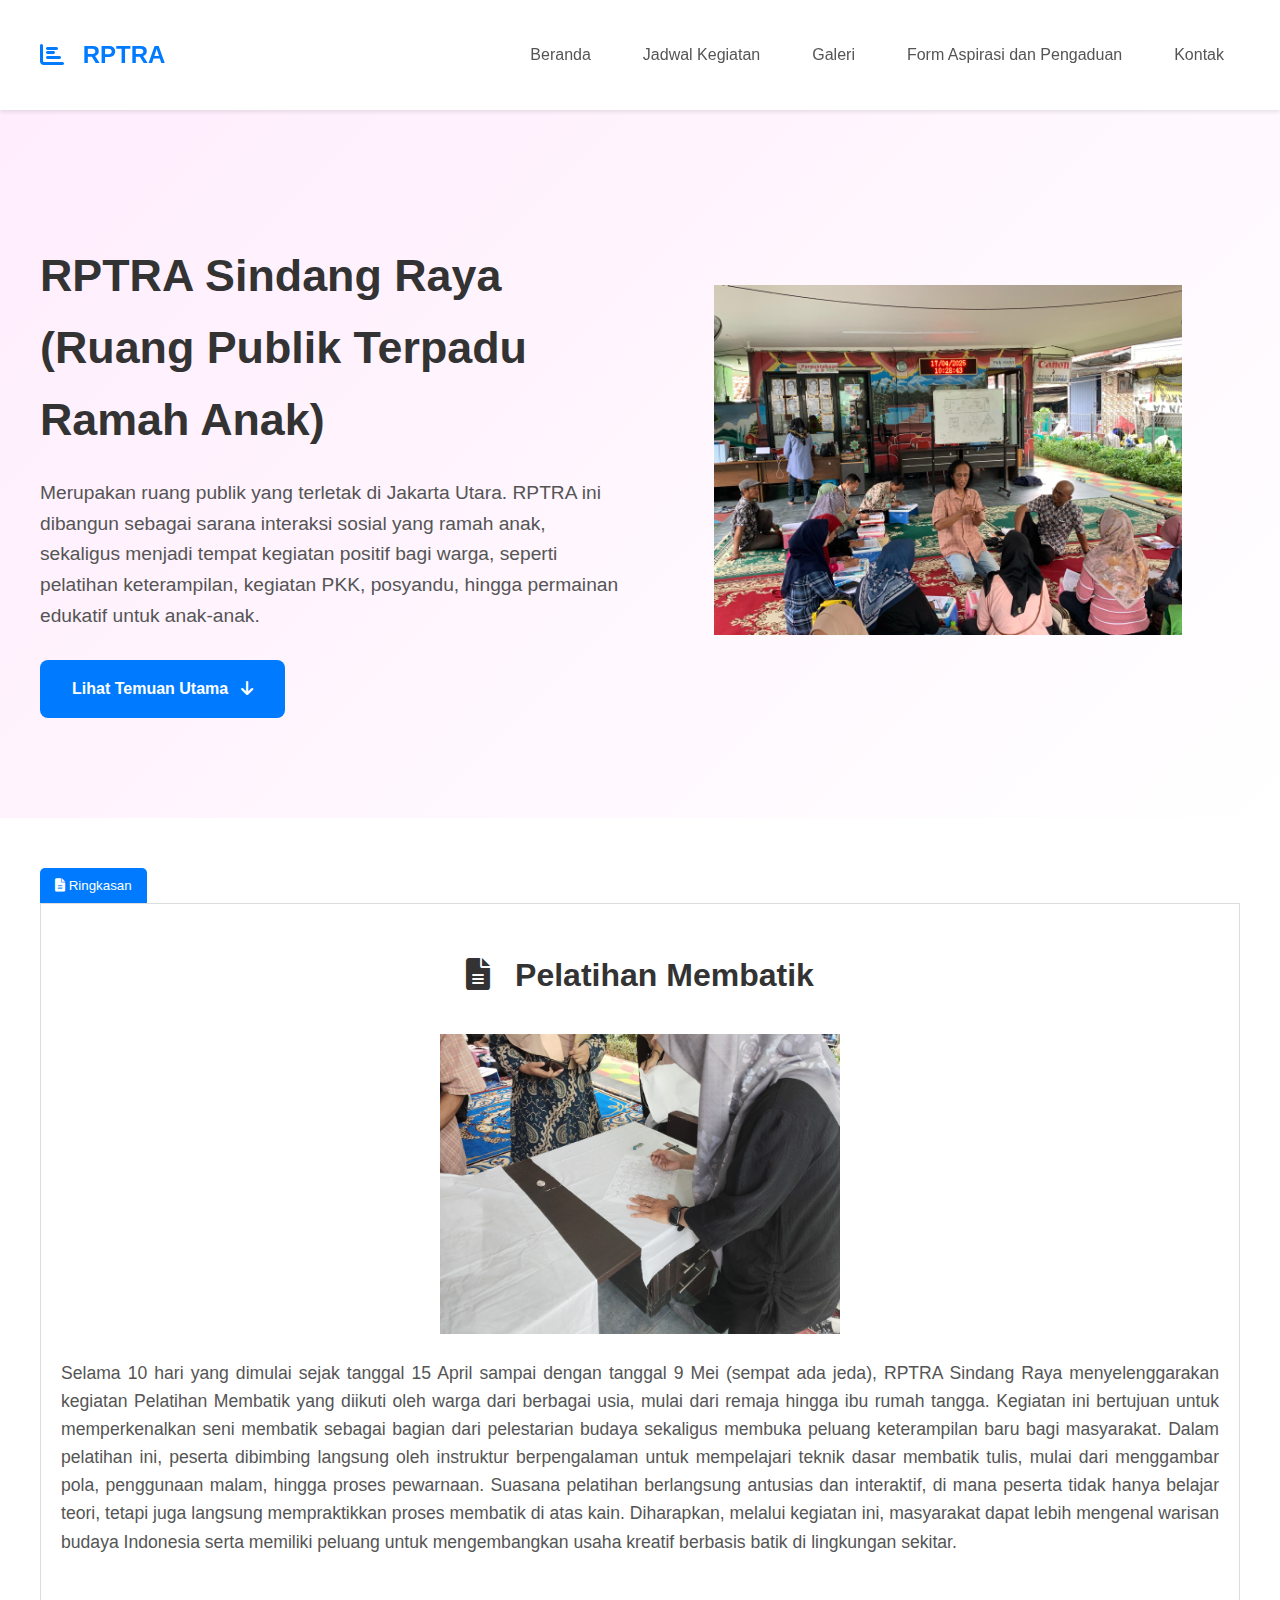
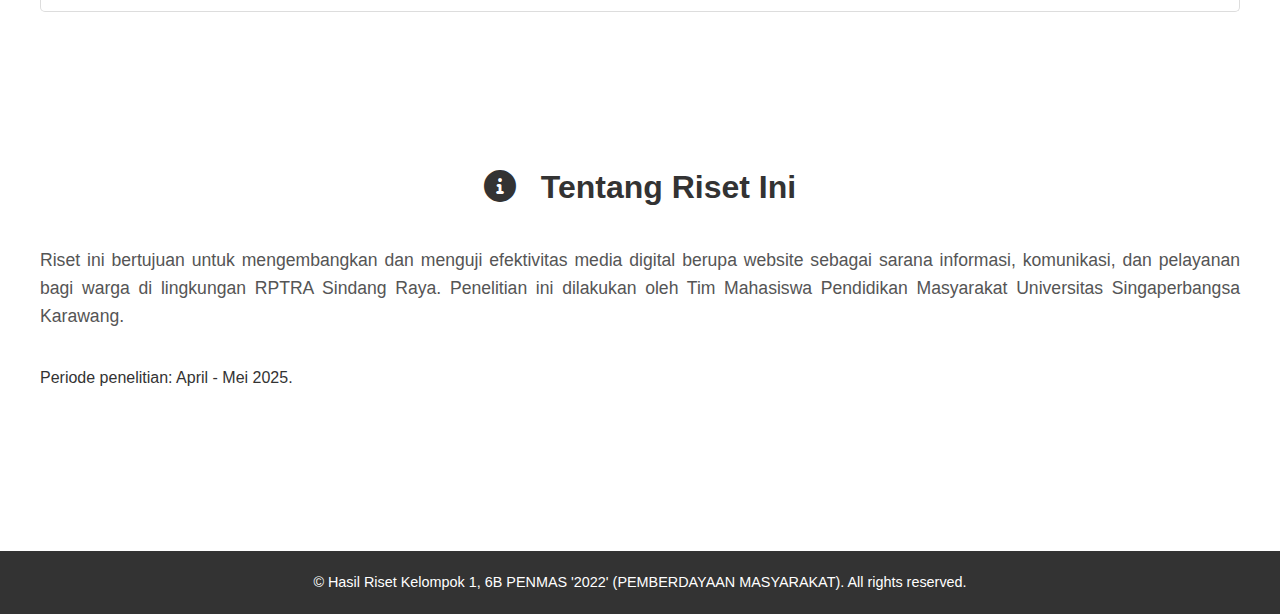
<file: index.html>
<!DOCTYPE html>
<html lang="id">
<head>
    <meta charset="UTF-8">
    <meta name="viewport" content="width=device-width, initial-scale=1.0">
    <title>RPTRA Sindang Raya - Beranda</title>
    <link rel="stylesheet" href="css/style.css">
    <link rel="stylesheet" href="https://cdnjs.cloudflare.com/ajax/libs/font-awesome/6.0.0-beta3/css/all.min.css">
    <style>
        /* Style untuk tab */
        .tab-container {
            margin-bottom: 20px;
        }

        .tab-buttons {
            display: flex;
            border-bottom: 1px solid #ddd;
        }

        .tab-button {
            padding: 10px 15px;
            cursor: pointer;
            border: none;
            background-color: #f9f9f9;
            color: #555;
            border-radius: 5px 5px 0 0;
            margin-right: 5px;
            transition: background-color 0.3s ease, color 0.3s ease;
        }

        .tab-button.active {
            background-color: #007bff;
            color: white;
        }

        .tab-button:hover {
            background-color: #e9ecef;
            color: #007bff;
        }

        .tab-content {
            display: none;
            padding: 20px;
            background-color: #fff;
            border: 1px solid #ddd;
            border-top: none;
            border-radius: 0 0 5px 5px;
        }

        .tab-content.active {
            display: block;
        }
    </style>
</head>
<body>
    <header>
        <div class="container">
            <div class="logo">
                <i class="fas fa-chart-bar"></i> RPTRA
            </div>
            <nav>
                <ul>
                    <li><a href="index.html">Beranda</a></li>
                    <li><a href="jadwal-kegiatan.html">Jadwal Kegiatan</a></li>
                    <li><a href="galeri.html">Galeri</a></li>
                    <li><a href="aspirasi-pengaduan.html">Form Aspirasi dan Pengaduan</a></li>
                    <li><a href="kontak.html">Kontak</a></li>
                </ul>
            </nav>
        </div>
    </header>

    <main>
        <section id="hero">
            <div class="container">
                <div class="hero-content">
                    <h1>RPTRA Sindang Raya (Ruang Publik Terpadu Ramah Anak)</h1>
                    <p>Merupakan ruang publik yang terletak di Jakarta Utara. RPTRA ini dibangun sebagai sarana interaksi sosial yang ramah anak, sekaligus menjadi tempat kegiatan positif bagi warga, seperti pelatihan keterampilan, kegiatan PKK, posyandu, hingga permainan edukatif untuk anak-anak.</p>
                    <a href="#temuan-tab" class="button">Lihat Temuan Utama <i class="fas fa-arrow-down"></i></a>
                </div>
                <div class="hero-image">
                    <img src="img\rptra1.jpg" alt="Ilustrasi Riset Masyarakat">
                </div>
            </div>
        </section>

        <div class="tab-container">
            <div class="container">
                <div class="tab-buttons">
                    <button class="tab-button active" data-tab="ringkasan-tab"><i class="fas fa-file-alt"></i> Ringkasan</button>
                </div>

                <div id="ringkasan-tab" class="tab-content active section">
                    <h2><i class="fas fa-file-alt"></i> Pelatihan Membatik</h2>
                    <div class="hero-image">
                        <img src="img\membatik.jpg" alt="Ilustrasi Riset Masyarakat" width="400"> 
                    </div>
                    <p class="lead" style="text-align: justify;">Selama 10 hari yang dimulai sejak tanggal 15 April sampai dengan tanggal 9 Mei (sempat ada jeda), RPTRA Sindang Raya menyelenggarakan kegiatan Pelatihan Membatik yang diikuti oleh warga dari berbagai usia, mulai dari remaja hingga ibu rumah tangga. Kegiatan ini bertujuan untuk memperkenalkan seni membatik sebagai bagian dari pelestarian budaya sekaligus membuka peluang keterampilan baru bagi masyarakat. Dalam pelatihan ini, peserta dibimbing langsung oleh instruktur berpengalaman untuk mempelajari teknik dasar membatik tulis, mulai dari menggambar pola, penggunaan malam, hingga proses pewarnaan. Suasana pelatihan berlangsung antusias dan interaktif, di mana peserta tidak hanya belajar teori, tetapi juga langsung mempraktikkan proses membatik di atas kain. Diharapkan, melalui kegiatan ini, masyarakat dapat lebih mengenal warisan budaya Indonesia serta memiliki peluang untuk mengembangkan usaha kreatif berbasis batik di lingkungan sekitar.</p>
                    <div class="summary-points">
                    </div>
                </div>
            </div>
        </div>


        <section id="tentang" class="section">
            <div class="container">
                <h2><i class="fas fa-info-circle"></i> Tentang Riset Ini</h2>
                <p class="lead" style="text-align: justify;">Riset ini bertujuan untuk mengembangkan dan menguji efektivitas media digital berupa website sebagai sarana informasi, komunikasi, dan pelayanan bagi warga di lingkungan RPTRA Sindang Raya. Penelitian ini dilakukan oleh Tim Mahasiswa Pendidikan Masyarakat Universitas Singaperbangsa Karawang.</p>
                <p> Periode penelitian: April - Mei 2025.</p>
            </div>
        </section>
    </main>

    <footer>
        <div class="container">
            <p>&copy; Hasil Riset Kelompok 1, 6B PENMAS '2022' (PEMBERDAYAAN MASYARAKAT). All rights reserved.</p>
        </div>
    </footer>

    <script>
        const tabButtons = document.querySelectorAll('.tab-button');
        const tabContents = document.querySelectorAll('.tab-content');

        tabButtons.forEach(button => {
            button.addEventListener('click', () => {
                const tabId = button.dataset.tab;

                // Non-aktifkan semua tombol dan konten tab
                tabButtons.forEach(btn => btn.classList.remove('active'));
                tabContents.forEach(content => content.classList.remove('active'));

                // Aktifkan tombol dan konten tab yang diklik
                button.classList.add('active');
                document.getElementById(tabId).classList.add('active');
            });
        });

        // Optional: Scroll ke bagian tab saat tombol "Lihat Temuan Utama" diklik
        const lihatTemuanButton = document.querySelector('#hero .button');
        if (lihatTemuanButton) {
            lihatTemuanButton.addEventListener('click', (e) => {
                e.preventDefault();
                const targetTabId = lihatTemuanButton.getAttribute('href').substring(1); // Mendapatkan ID target tanpa '#'
                const targetTabButton = document.querySelector(`[data-tab="${targetTabId}"]`);

                if (targetTabButton) {
                    // Non-aktifkan semua tombol dan konten tab
                    tabButtons.forEach(btn => btn.classList.remove('active'));
                    tabContents.forEach(content => content.classList.remove('active'));

                    // Aktifkan tombol dan konten tab target
                    targetTabButton.classList.add('active');
                    document.getElementById(targetTabId).classList.add('active');

                    // Scroll ke bagian tab
                    const tabContainer = document.querySelector('.tab-container');
                    if (tabContainer) {
                        tabContainer.scrollIntoView({ behavior: 'smooth' });
                    }
                }
            });
        }
    </script>
</body>
</html>
</file>
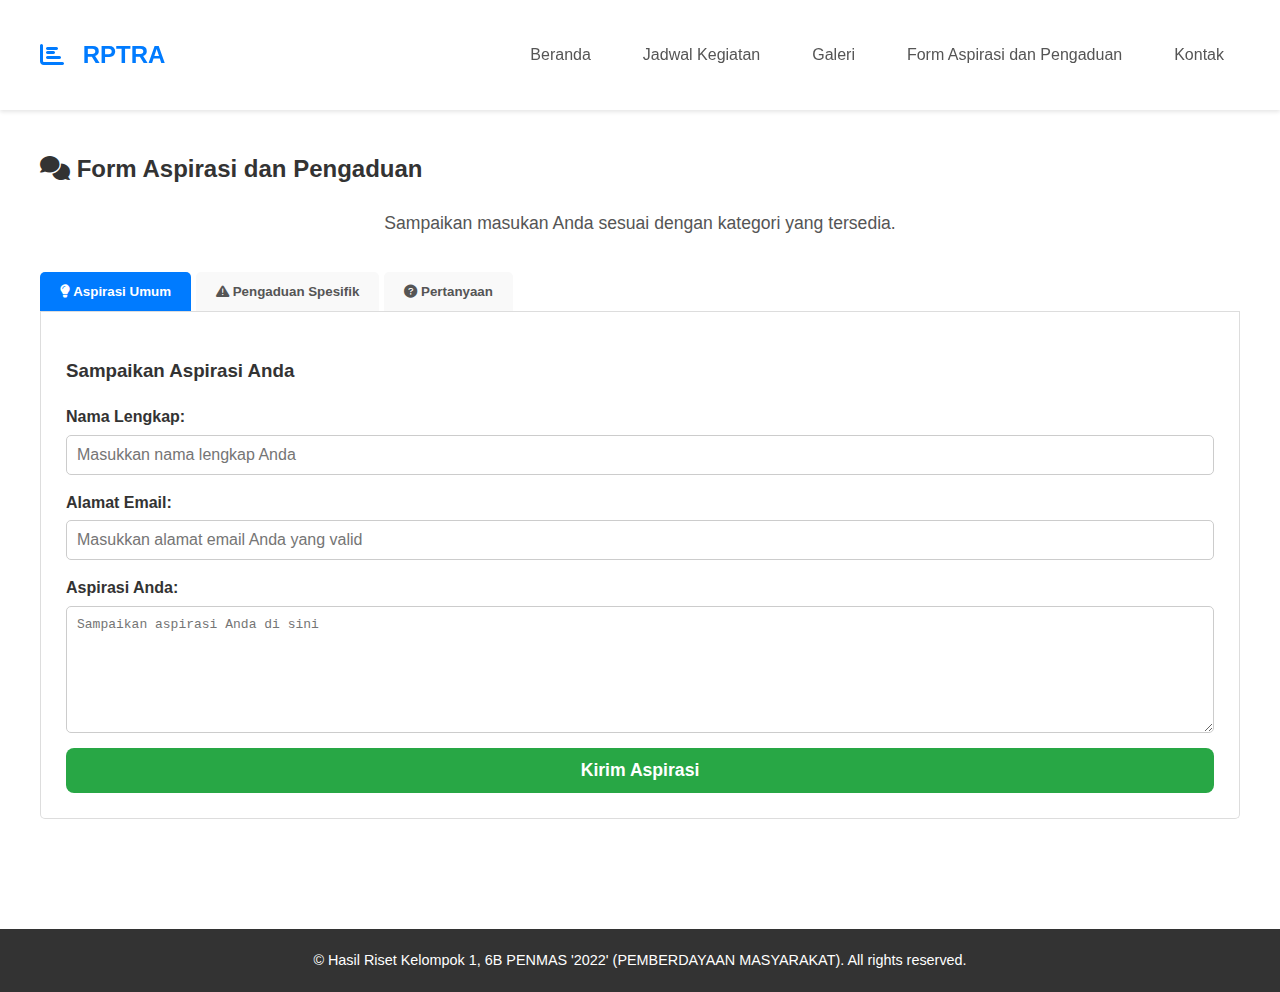
<file: aspirasi-pengaduan.html>
<!DOCTYPE html>
<html lang="id">
<head>
    <meta charset="UTF-8">
    <meta name="viewport" content="width=device-width, initial-scale=1.0">
    <title>RPTRA Sindang Raya - Form Aspirasi dan Pengaduan</title>
    <link rel="stylesheet" href="css/style.css">
    <link rel="stylesheet" href="https://cdnjs.cloudflare.com/ajax/libs/font-awesome/6.0.0-beta3/css/all.min.css">
    <style>
        /* Style untuk tab */
        .tab-container {
            margin-bottom: 30px; /* Tambah margin bawah */
        }

        .tab-buttons {
            display: flex;
            border-bottom: 1px solid #ddd;
        }

        .tab-button {
            padding: 12px 20px; /* Tambah padding */
            cursor: pointer;
            border: none;
            background-color: #f9f9f9;
            color: #555;
            border-radius: 5px 5px 0 0;
            margin-right: 5px;
            transition: background-color 0.3s ease, color 0.3s ease;
            font-weight: bold; /* Tambah penekanan */
        }

        .tab-button.active {
            background-color: #007bff;
            color: white;
        }

        .tab-button:hover {
            background-color: #e9ecef;
            color: #007bff;
        }

        .tab-content {
            display: none;
            padding: 25px; /* Tambah padding */
            background-color: #fff;
            border: 1px solid #ddd;
            border-top: none;
            border-radius: 0 0 5px 5px;
        }

        .tab-content.active {
            display: block;
        }

        #aspirasi-form form,
        #pengaduan-form form,
        #pertanyaan-form form {
            display: grid; /* Gunakan grid untuk layout */
            gap: 15px; /* Jarak antar elemen */
        }

        #aspirasi-form form > div,
        #pengaduan-form form > div,
        #pertanyaan-form form > div {
            display: flex;
            flex-direction: column; /* Label di atas input */
        }

        #aspirasi-form label,
        #pengaduan-form label,
        #pertanyaan-form label {
            font-weight: bold;
            color: #333; /* Warna label lebih gelap */
            margin-bottom: 5px;
        }

        #aspirasi-form input[type="text"],
        #aspirasi-form input[type="email"],
        #aspirasi-form textarea,
        #pengaduan-form input[type="text"],
        #pengaduan-form input[type="email"],
        #pengaduan-form textarea,
        #pertanyaan-form input[type="text"],
        #pertanyaan-form input[type="email"],
        #pertanyaan-form textarea {
            padding: 10px;
            border: 1px solid #ccc; /* Warna border lebih lembut */
            border-radius: 5px;
            font-size: 1em;
        }

        #aspirasi-form textarea,
        #pengaduan-form textarea,
        #pertanyaan-form textarea {
            min-height: 100px;
        }

        #aspirasi-form button[type="submit"],
        #pengaduan-form button[type="submit"],
        #pertanyaan-form button[type="submit"] {
            background-color: #28a745; /* Warna hijau untuk tombol kirim */
            color: white;
            padding: 12px 20px;
            border: none;
            border-radius: 8px;
            cursor: pointer;
            font-size: 1.1em;
            font-weight: bold;
            transition: background-color 0.3s ease;
        }

        #aspirasi-form button[type="submit"]:hover,
        #pengaduan-form button[type="submit"]:hover,
        #pertanyaan-form button[type="submit"]:hover {
            background-color: #1e7e34;
        }
    </style>
</head>
<body>
    <header>
        <div class="container">
            <div class="logo">
                <i class="fas fa-chart-bar"></i> RPTRA
            </div>
            <nav>
                <ul>
                    <li><a href="index.html">Beranda</a></li>
                    <li><a href="jadwal-kegiatan.html">Jadwal Kegiatan</a></li>
                    <li><a href="galeri.html">Galeri</a></li>
                    <li><a href="aspirasi-pengaduan.html">Form Aspirasi dan Pengaduan</a></li>
                    <li><a href="kontak.html">Kontak</a></li>
                </ul>
            </nav>
        </div>
    </header>

    <main>
        <div class="tab-container">
            <div class="container">
                <h2><i class="fas fa-comments"></i> Form Aspirasi dan Pengaduan</h2>
                <p class="lead">Sampaikan masukan Anda sesuai dengan kategori yang tersedia.</p>
                <div class="tab-buttons">
                    <button class="tab-button active" data-tab="aspirasi-form"><i class="fas fa-lightbulb"></i> Aspirasi Umum</button>
                    <button class="tab-button" data-tab="pengaduan-form"><i class="fas fa-exclamation-triangle"></i> Pengaduan Spesifik</button>
                    <button class="tab-button" data-tab="pertanyaan-form"><i class="fas fa-question-circle"></i> Pertanyaan</button>
                </div>

                <div id="aspirasi-form" class="tab-content active section">
                    <h3>Sampaikan Aspirasi Anda</h3>
                    <form id="form-aspirasi">
                        <div>
                            <label for="nama-aspirasi">Nama Lengkap:</label>
                            <input type="text" id="nama-aspirasi" name="nama" placeholder="Masukkan nama lengkap Anda" required>
                        </div>
                        <div>
                            <label for="email-aspirasi">Alamat Email:</label>
                            <input type="email" id="email-aspirasi" name="email" placeholder="Masukkan alamat email Anda yang valid" required>
                        </div>
                        <div>
                            <label for="pesan-aspirasi">Aspirasi Anda:</label>
                            <textarea id="pesan-aspirasi" name="aspirasi" rows="7" placeholder="Sampaikan aspirasi Anda di sini" required></textarea>
                        </div>
                        <button type="submit" class="button">Kirim Aspirasi</button>
                    </form>
                </div>

                <div id="pengaduan-form" class="tab-content section">
                    <h3>Sampaikan Pengaduan Anda</h3>
                    <form id="form-pengaduan">
                        <div>
                            <label for="nama-pengaduan">Nama Lengkap:</label>
                            <input type="text" id="nama-pengaduan" name="nama" placeholder="Masukkan nama lengkap Anda" required>
                        </div>
                        <div>
                            <label for="email-pengaduan">Alamat Email:</label>
                            <input type="email" id="email-pengaduan" name="email" placeholder="Masukkan alamat email Anda yang valid" required>
                        </div>
                        <div>
                            <label for="topik-pengaduan">Topik Pengaduan:</label>
                            <input type="text" id="topik-pengaduan" name="topik" placeholder="Sebutkan topik pengaduan Anda" required>
                        </div>
                        <div>
                            <label for="pesan-pengaduan">Detail Pengaduan:</label>
                            <textarea id="pesan-pengaduan" name="pengaduan" rows="7" placeholder="Jelaskan pengaduan Anda secara detail" required></textarea>
                        </div>
                        <button type="submit" class="button">Kirim Pengaduan</button>
                    </form>
                </div>

                <div id="pertanyaan-form" class="tab-content section">
                    <h3>Ajukan Pertanyaan Anda</h3>
                    <form id="form-pertanyaan">
                        <div>
                            <label for="nama-pertanyaan">Nama Lengkap:</label>
                            <input type="text" id="nama-pertanyaan" name="nama" placeholder="Masukkan nama lengkap Anda" required>
                        </div>
                        <div>
                            <label for="email-pertanyaan">Alamat Email:</label>
                            <input type="email" id="email-pertanyaan" name="email" placeholder="Masukkan alamat email Anda yang valid" required>
                        </div>
                        <div>
                            <label for="pertanyaan">Pertanyaan Anda:</label>
                            <textarea id="pertanyaan" name="pertanyaan" rows="7" placeholder="Tuliskan pertanyaan Anda di sini" required></textarea>
                        </div>
                        <button type="submit" class="button">Kirim Pertanyaan</button>
                    </form>
                </div>
            </div>
        </div>
    </main>

    <footer>
        <div class="container">
            <p>&copy; Hasil Riset Kelompok 1, 6B PENMAS '2022' (PEMBERDAYAAN MASYARAKAT). All rights reserved.</p>
        </div>
    </footer>

    <script>
        const tabButtons = document.querySelectorAll('.tab-button');
        const tabContents = document.querySelectorAll('.tab-content');

        tabButtons.forEach(button => {
            button.addEventListener('click', () => {
                const tabId = button.dataset.tab;

                // Non-aktifkan semua tombol dan konten tab
                tabButtons.forEach(btn => btn.classList.remove('active'));
                tabContents.forEach(content => content.classList.remove('active'));

                // Aktifkan tombol dan konten tab yang diklik
                button.classList.add('active');
                document.getElementById(tabId).classList.add('active');
            });
        });
    </script>
</body>
</html>
</file>
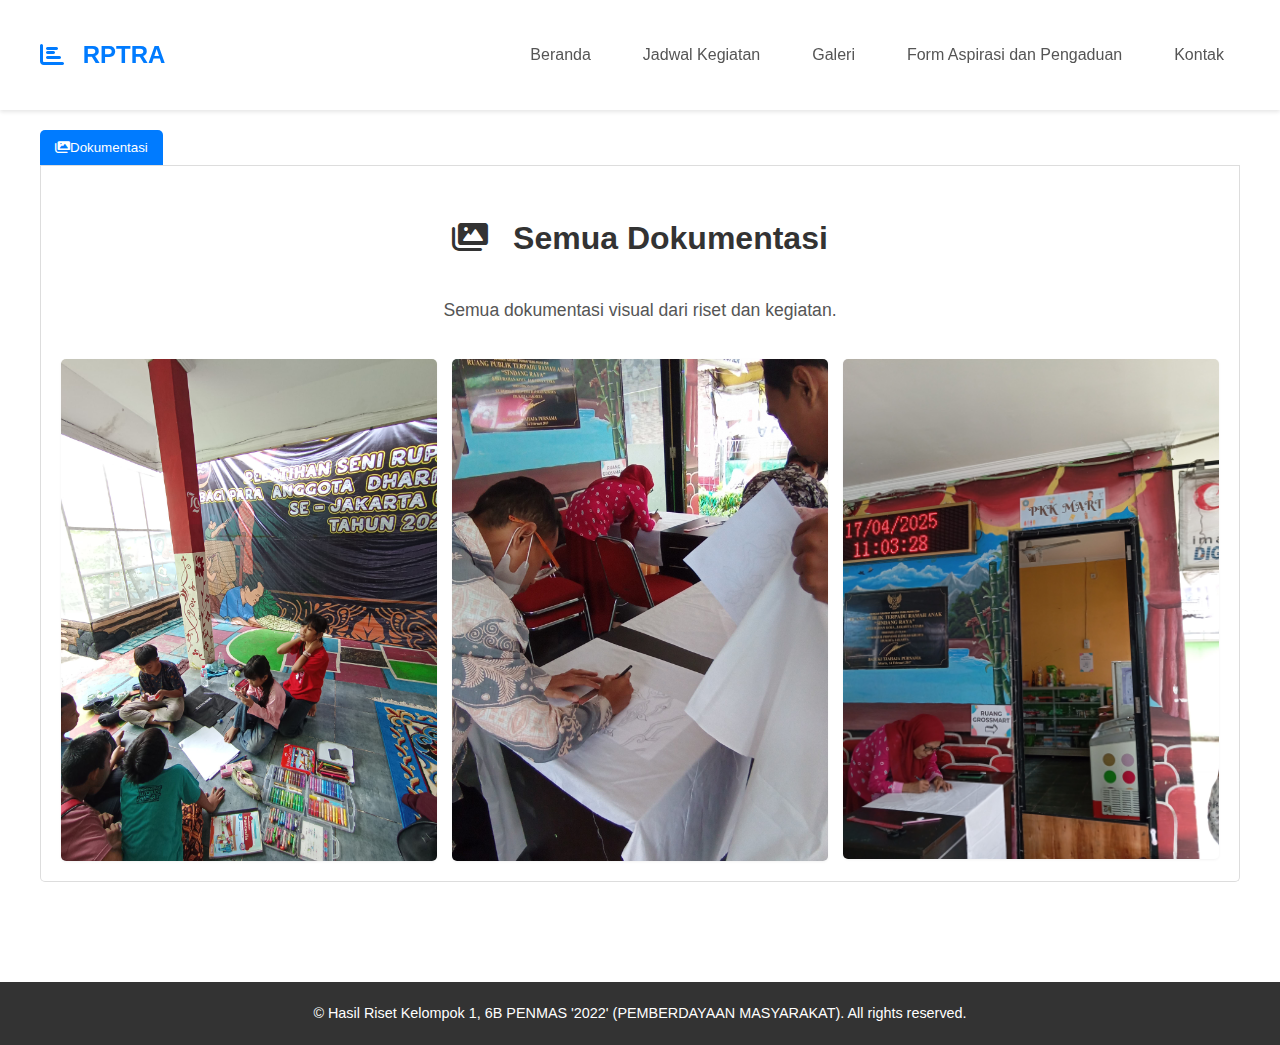
<file: galeri.html>
<!DOCTYPE html>
<html lang="id">
<head>
    <meta charset="UTF-8">
    <meta name="viewport" content="width=device-width, initial-scale=1.0">
    <title>RPTRA Sindang Raya - Galeri</title>
    <link rel="stylesheet" href="css/style.css">
    <link rel="stylesheet" href="https://cdnjs.cloudflare.com/ajax/libs/font-awesome/6.0.0-beta3/css/all.min.css">
    <style>
        /* Style untuk tab */
        .tab-container {
            margin-bottom: 20px;
        }

        .tab-buttons {
            display: flex;
            border-bottom: 1px solid #ddd;
        }

        .tab-button {
            padding: 10px 15px;
            cursor: pointer;
            border: none;
            background-color: #f9f9f9;
            color: #555;
            border-radius: 5px 5px 0 0;
            margin-right: 5px;
            transition: background-color 0.3s ease, color 0.3s ease;
        }

        .tab-button.active {
            background-color: #007bff;
            color: white;
        }

        .tab-button:hover {
            background-color: #e9ecef;
            color: #007bff;
        }

        .tab-content {
            display: none;
            padding: 20px;
            background-color: #fff;
            border: 1px solid #ddd;
            border-top: none;
            border-radius: 0 0 5px 5px;
        }

        .tab-content.active {
            display: block;
        }

        .gallery-grid {
            display: grid;
            grid-template-columns: repeat(auto-fit, minmax(200px, 1fr));
            gap: 15px;
            margin-top: 20px;
        }

        .gallery-grid img {
            width: 100%;
            height: auto;
            border-radius: 5px;
            box-shadow: 0 1px 3px rgba(0, 0, 0, 0.05);
        }
    </style>
</head>
<body>
    <header>
        <div class="container">
            <div class="logo">
                <i class="fas fa-chart-bar"></i> RPTRA
            </div>
            <nav>
                <ul>
                    <li><a href="index.html">Beranda</a></li>
                    <li><a href="jadwal-kegiatan.html">Jadwal Kegiatan</a></li>
                    <li><a href="galeri.html">Galeri</a></li>
                    <li><a href="aspirasi-pengaduan.html">Form Aspirasi dan Pengaduan</a></li>
                    <li><a href="kontak.html">Kontak</a></li>
                </ul>
            </nav>
        </div>
    </header>

    <main>
        <div class="tab-container">
            <div class="container">
                <div class="tab-buttons">
                    <button class="tab-button active" data-tab="semua-gambar"><i class="fas fa-images"></i>Dokumentasi</button>
                </div>

                <div id="semua-gambar" class="tab-content active section bg-alt">
                    <h2><i class="fas fa-images"></i> Semua Dokumentasi</h2>
                    <p class="lead">Semua dokumentasi visual dari riset dan kegiatan.</p>
                    <div class="gallery-grid">
                        <img src="img/warnai.jpg" alt="Grafik 1">
                        <img src="img/ttd.jpg" alt="Grafik 2">
                        <img src="img/pintu.jpg" alt="Grafik 3">
                    </div>
                </div>
            </div>
        </div>
    </main>

    <footer>
        <div class="container">
            <p>&copy; Hasil Riset Kelompok 1, 6B PENMAS '2022' (PEMBERDAYAAN MASYARAKAT). All rights reserved.</p>
        </div>
    </footer>

    <script>
        const tabButtons = document.querySelectorAll('.tab-button');
        const tabContents = document.querySelectorAll('.tab-content');

        tabButtons.forEach(button => {
            button.addEventListener('click', () => {
                const tabId = button.dataset.tab;

                // Non-aktifkan semua tombol dan konten tab
                tabButtons.forEach(btn => btn.classList.remove('active'));
                tabContents.forEach(content => content.classList.remove('active'));

                // Aktifkan tombol dan konten tab yang diklik
                button.classList.add('active');
                document.getElementById(tabId).classList.add('active');
            });
        });
    </script>
</body>
</html>
</file>
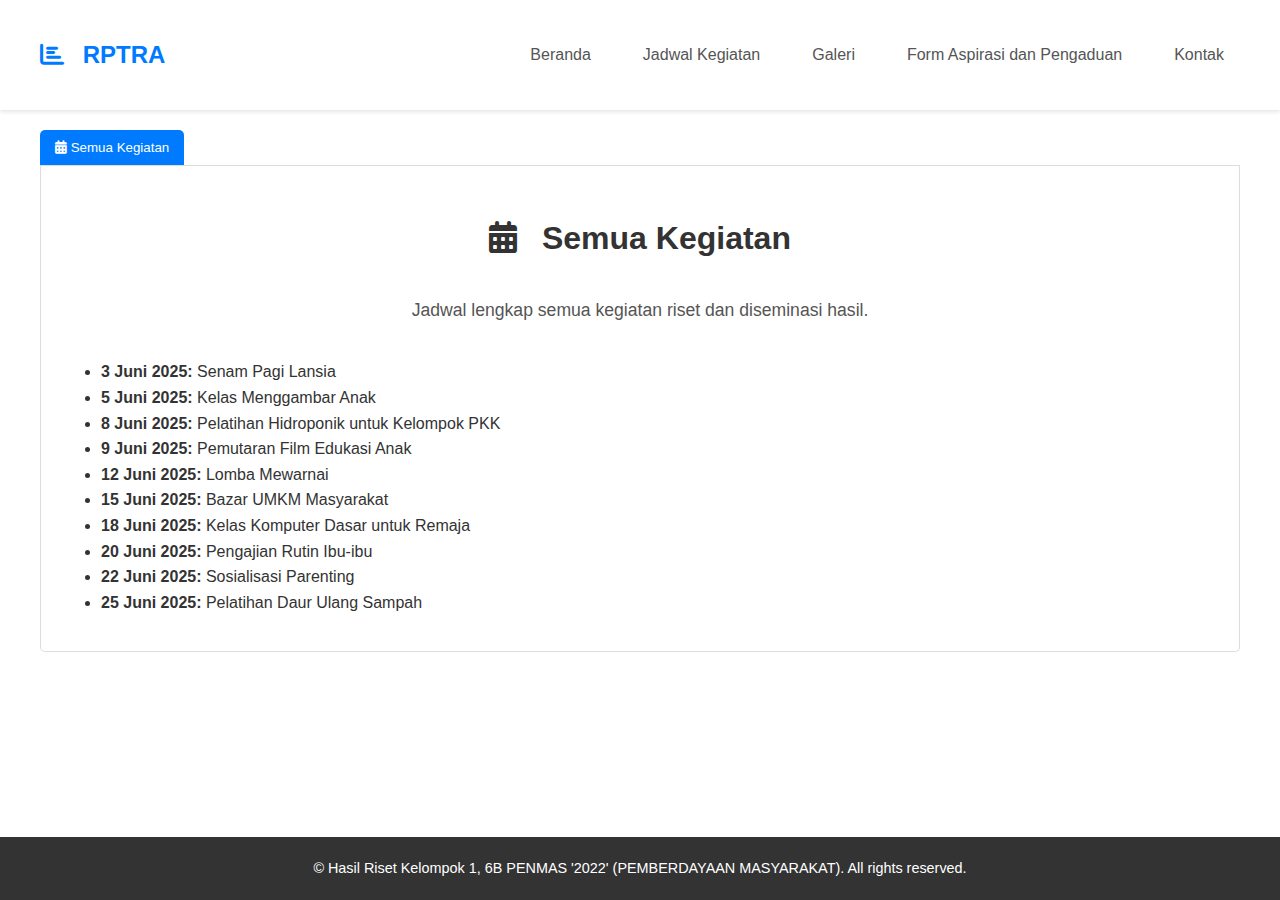
<file: jadwal-kegiatan.html>
<!DOCTYPE html>
<html lang="id">
<head>
    <meta charset="UTF-8">
    <meta name="viewport" content="width=device-width, initial-scale=1.0">
    <title>RPTRA Sindang Raya - Jadwal Kegiatan</title>
    <link rel="stylesheet" href="css/style.css">
    <link rel="stylesheet" href="https://cdnjs.cloudflare.com/ajax/libs/font-awesome/6.0.0-beta3/css/all.min.css">
    <style>
        /* Style untuk tab */
        .tab-container {
            margin-bottom: 20px;
        }

        .tab-buttons {
            display: flex;
            border-bottom: 1px solid #ddd;
        }

        .tab-button {
            padding: 10px 15px;
            cursor: pointer;
            border: none;
            background-color: #f9f9f9;
            color: #555;
            border-radius: 5px 5px 0 0;
            margin-right: 5px;
            transition: background-color 0.3s ease, color 0.3s ease;
        }

        .tab-button.active {
            background-color: #007bff;
            color: white;
        }

        .tab-button:hover {
            background-color: #e9ecef;
            color: #007bff;
        }

        .tab-content {
            display: none;
            padding: 20px;
            background-color: #fff;
            border: 1px solid #ddd;
            border-top: none;
            border-radius: 0 0 5px 5px;
        }

        .tab-content.active {
            display: block;
        }
    </style>
</head>
<body>
    <header>
        <div class="container">
            <div class="logo">
                <i class="fas fa-chart-bar"></i> RPTRA
            </div>
            <nav>
                <ul>
                    <li><a href="index.html">Beranda</a></li>
                    <li><a href="jadwal-kegiatan.html">Jadwal Kegiatan</a></li>
                    <li><a href="galeri.html">Galeri</a></li>
                    <li><a href="aspirasi-pengaduan.html">Form Aspirasi dan Pengaduan</a></li>
                    <li><a href="kontak.html">Kontak</a></li>
                </ul>
            </nav>
        </div>
    </header>

    <main>
        <div class="tab-container">
            <div class="container">
                <div class="tab-buttons">
                    <button class="tab-button active" data-tab="semua-jadwal"><i class="fas fa-calendar-alt"></i> Semua Kegiatan</button>
                </div>

                <div id="semua-jadwal" class="tab-content active section bg-alt">
                    <h2><i class="fas fa-calendar-alt"></i> Semua Kegiatan</h2>
                    <p class="lead">Jadwal lengkap semua kegiatan riset dan diseminasi hasil.</p>
                    <ul>
                        <li><strong>3 Juni 2025:</strong> Senam Pagi Lansia</li>
                        <li><strong>5 Juni 2025:</strong> Kelas Menggambar Anak</li>
                        <li><strong>8 Juni 2025:</strong> Pelatihan Hidroponik untuk Kelompok PKK</li>
                        <li><strong>9 Juni 2025:</strong> Pemutaran Film Edukasi Anak</li>
                        <li><strong>12 Juni 2025:</strong> Lomba Mewarnai</li>
                        <li><strong>15 Juni 2025:</strong> Bazar UMKM Masyarakat</li>
                        <li><strong>18 Juni 2025:</strong> Kelas Komputer Dasar untuk Remaja</li>
                        <li><strong>20 Juni 2025:</strong> Pengajian Rutin Ibu-ibu</li>
                        <li><strong>22 Juni 2025:</strong> Sosialisasi Parenting</li>
                        <li><strong>25 Juni 2025:</strong> Pelatihan Daur Ulang Sampah</li>
                    </ul>
                </div>
            </div>
        </div>
    </main>

    <footer>
        <div class="container">
            <p>&copy; Hasil Riset Kelompok 1, 6B PENMAS '2022' (PEMBERDAYAAN MASYARAKAT). All rights reserved.</p>
        </div>
    </footer>

    <script>
        const tabButtons = document.querySelectorAll('.tab-button');
        const tabContents = document.querySelectorAll('.tab-content');

        tabButtons.forEach(button => {
            button.addEventListener('click', () => {
                const tabId = button.dataset.tab;

                // Non-aktifkan semua tombol dan konten tab
                tabButtons.forEach(btn => btn.classList.remove('active'));
                tabContents.forEach(content => content.classList.remove('active'));

                // Aktifkan tombol dan konten tab yang diklik
                button.classList.add('active');
                document.getElementById(tabId).classList.add('active');
            });
        });
    </script>
</body>
</html>
</file>
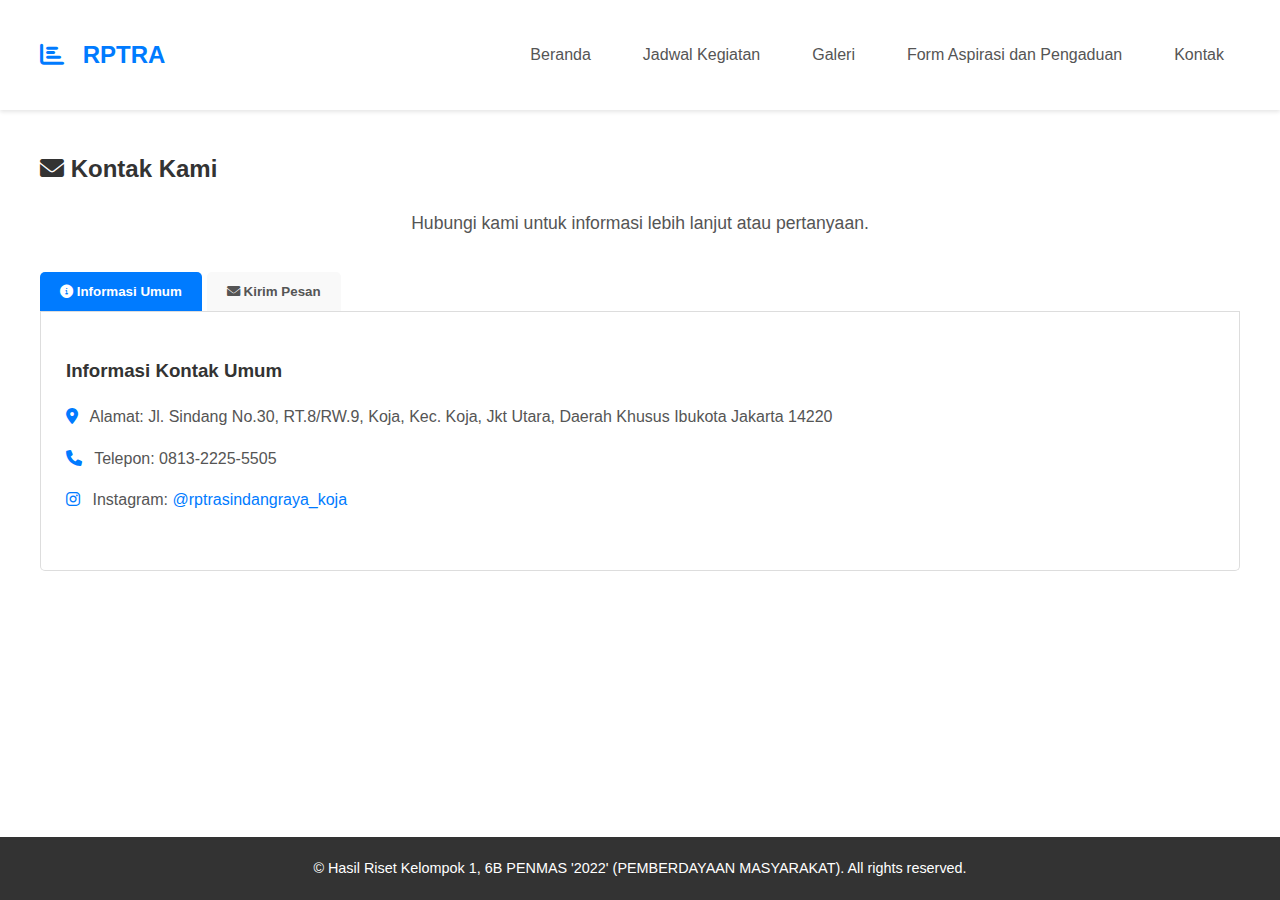
<file: kontak.html>
<!DOCTYPE html>
<html lang="id">
<head>
    <meta charset="UTF-8">
    <meta name="viewport" content="width=device-width, initial-scale=1.0">
    <title>RPTRA Sindang Raya - Kontak</title>
    <link rel="stylesheet" href="css/style.css">
    <link rel="stylesheet" href="https://cdnjs.cloudflare.com/ajax/libs/font-awesome/6.0.0-beta3/css/all.min.css">
    <style>
        /* Style untuk tab */
        .tab-container {
            margin-bottom: 30px;
        }

        .tab-buttons {
            display: flex;
            border-bottom: 1px solid #ddd;
        }

        .tab-button {
            padding: 12px 20px;
            cursor: pointer;
            border: none;
            background-color: #f9f9f9;
            color: #555;
            border-radius: 5px 5px 0 0;
            margin-right: 5px;
            transition: background-color 0.3s ease, color 0.3s ease;
            font-weight: bold;
        }

        .tab-button.active {
            background-color: #007bff;
            color: white;
        }

        .tab-button:hover {
            background-color: #e9ecef;
            color: #007bff;
        }

        .tab-content {
            display: none;
            padding: 25px;
            background-color: #fff;
            border: 1px solid #ddd;
            border-top: none;
            border-radius: 0 0 5px 5px;
        }

        .tab-content.active {
            display: block;
        }

        .contact-info p {
            margin-bottom: 0.8em;
            line-height: 1.6;
            color: #555;
        }

        .contact-info i {
            margin-right: 0.5em;
            color: #007bff;
        }

        .contact-info a {
            color: #007bff;
            text-decoration: none;
            transition: color 0.3s ease;
        }

        .contact-info a:hover {
            color: #0056b3;
        }

        #kontak-form form {
            display: grid;
            gap: 15px;
            margin-top: 20px;
        }

        #kontak-form form > div {
            display: flex;
            flex-direction: column;
        }

        #kontak-form label {
            font-weight: bold;
            color: #333;
            margin-bottom: 5px;
        }

        #kontak-form input[type="text"],
        #kontak-form input[type="email"],
        #kontak-form textarea {
            padding: 10px;
            border: 1px solid #ccc;
            border-radius: 5px;
            font-size: 1em;
        }

        #kontak-form textarea {
            min-height: 120px;
        }

        #kontak-form button[type="submit"] {
            background-color: #007bff;
            color: white;
            padding: 12px 20px;
            border: none;
            border-radius: 8px;
            cursor: pointer;
            font-size: 1.1em;
            font-weight: bold;
            transition: background-color 0.3s ease;
        }

        #kontak-form button[type="submit"]:hover {
            background-color: #0056b3;
        }
    </style>
</head>
<body>
    <header>
        <div class="container">
            <div class="logo">
                <i class="fas fa-chart-bar"></i> RPTRA
            </div>
            <nav>
                <ul>
                    <li><a href="index.html">Beranda</a></li>
                    <li><a href="jadwal-kegiatan.html">Jadwal Kegiatan</a></li>
                    <li><a href="galeri.html">Galeri</a></li>
                    <li><a href="aspirasi-pengaduan.html">Form Aspirasi dan Pengaduan</a></li>
                    <li><a href="kontak.html">Kontak</a></li>
                </ul>
            </nav>
        </div>
    </header>

    <main>
        <div class="tab-container">
            <div class="container">
                <h2><i class="fas fa-envelope"></i> Kontak Kami</h2>
                <p class="lead">Hubungi kami untuk informasi lebih lanjut atau pertanyaan.</p>
                <div class="tab-buttons">
                    <button class="tab-button active" data-tab="info-kontak"><i class="fas fa-info-circle"></i> Informasi Umum</button>
                    <button class="tab-button" data-tab="kirim-pesan"><i class="fas fa-envelope"></i> Kirim Pesan</button>
                </div>

                <div id="info-kontak" class="tab-content active section bg-alt">
                    <h3>Informasi Kontak Umum</h3>
                    <div class="contact-info">
                        <p><i class="fas fa-map-marker-alt"></i> Alamat: Jl. Sindang No.30, RT.8/RW.9, Koja, Kec. Koja, Jkt Utara, Daerah Khusus Ibukota Jakarta 14220</p>
                        <p><i class="fas fa-phone"></i> Telepon: 0813-2225-5505</p>
                        <p><i class="fab fa-instagram"></i> Instagram: <a href="https://www.instagram.com/rptrasindangraya_koja/" target="_blank">@rptrasindangraya_koja</a></p>
                    </div>
                </div>

                <div id="kirim-pesan" class="tab-content section bg-alt">
                    <h3>Kirim Pesan</h3>
                    <div id="kontak-form">
                        <form>
                            <div>
                                <label for="nama">Nama:</label>
                                <input type="text" id="nama" name="nama" placeholder="Masukkan nama Anda" required>
                            </div>
                            <div>
                                <label for="email">Email:</label>
                                <input type="email" id="email" name="email" placeholder="Masukkan email Anda yang valid" required>
                            </div>
                            <div>
                                <label for="subjek">Subjek:</label>
                                <input type="text" id="subjek" name="subjek" placeholder="Subjek pesan Anda">
                            </div>
                            <div>
                                <label for="pesan">Pesan:</label>
                                <textarea id="pesan" name="pesan" rows="7" placeholder="Tuliskan pesan Anda di sini" required></textarea>
                            </div>
                            <button type="submit" class="button">Kirim Pesan</button>
                        </form>
                    </div>
                </div>
            </div>
        </div>
    </main>

    <footer>
        <div class="container">
            <p>&copy; Hasil Riset Kelompok 1, 6B PENMAS '2022' (PEMBERDAYAAN MASYARAKAT). All rights reserved.</p>
        </div>
    </footer>

    <script>
        const tabButtons = document.querySelectorAll('.tab-button');
        const tabContents = document.querySelectorAll('.tab-content');

        tabButtons.forEach(button => {
            button.addEventListener('click', () => {
                const tabId = button.dataset.tab;

                // Non-aktifkan semua tombol dan konten tab
                tabButtons.forEach(btn => btn.classList.remove('active'));
                tabContents.forEach(content => content.classList.remove('active'));

                // Aktifkan tombol dan konten tab yang diklik
                button.classList.add('active');
                document.getElementById(tabId).classList.add('active');
            });
        });
    </script>
</body>
</html>
</file>
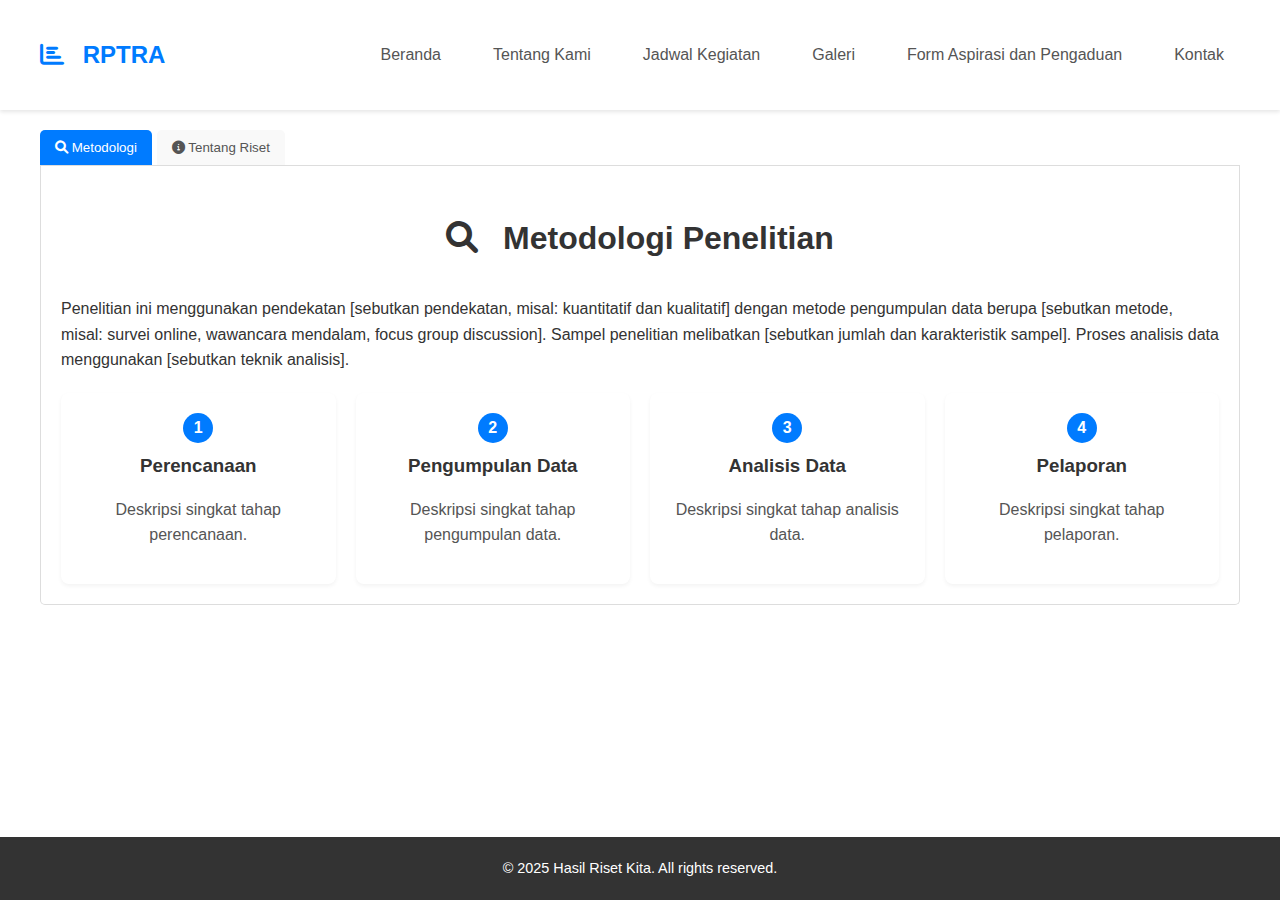
<file: tentang-kami.html>
<!DOCTYPE html>
<html lang="id">
<head>
    <meta charset="UTF-8">
    <meta name="viewport" content="width=device-width, initial-scale=1.0">
    <title>Hasil Riset Masyarakat - Tentang Kami</title>
    <link rel="stylesheet" href="css/style.css">
    <link rel="stylesheet" href="https://cdnjs.cloudflare.com/ajax/libs/font-awesome/6.0.0-beta3/css/all.min.css">
    <style>
        /* Style untuk tab */
        .tab-container {
            margin-bottom: 20px;
        }

        .tab-buttons {
            display: flex;
            border-bottom: 1px solid #ddd;
        }

        .tab-button {
            padding: 10px 15px;
            cursor: pointer;
            border: none;
            background-color: #f9f9f9;
            color: #555;
            border-radius: 5px 5px 0 0;
            margin-right: 5px;
            transition: background-color 0.3s ease, color 0.3s ease;
        }

        .tab-button.active {
            background-color: #007bff;
            color: white;
        }

        .tab-button:hover {
            background-color: #e9ecef;
            color: #007bff;
        }

        .tab-content {
            display: none;
            padding: 20px;
            background-color: #fff;
            border: 1px solid #ddd;
            border-top: none;
            border-radius: 0 0 5px 5px;
        }

        .tab-content.active {
            display: block;
        }

        /* Style untuk footer agar selalu di bawah */
        body {
            display: flex;
            flex-direction: column;
            min-height: 100vh; /* Memastikan body minimal setinggi viewport */
        }

        main {
            flex-grow: 1; /* Membuat main area tumbuh mengisi sisa ruang */
            margin-bottom: 20px; /* Optional: Beri jarak antara main dan footer */
        }

        footer {
            background-color: #333;
            color: white;
            padding: 20px 0;
            text-align: center;
        }

        footer .container {
            max-width: 1200px;
            margin: 0 auto;
            padding: 0 20px;
        }
    </style>
</head>
<body>
    <header>
        <div class="container">
            <div class="logo">
                <i class="fas fa-chart-bar"></i> RPTRA
            </div>
            <nav>
                <ul>
                    <li><a href="index.html">Beranda</a></li>
                    <li><a href="tentang-kami.html">Tentang Kami</a></li>
                    <li><a href="jadwal-kegiatan.html">Jadwal Kegiatan</a></li>
                    <li><a href="galeri.html">Galeri</a></li>
                    <li><a href="aspirasi-pengaduan.html">Form Aspirasi dan Pengaduan</a></li>
                    <li><a href="kontak.html">Kontak</a></li>
                </ul>
            </nav>
        </div>
    </header>

    <main>
        <div class="tab-container">
            <div class="container">
                <div class="tab-buttons">
                    <button class="tab-button active" data-tab="metodologi-tab"><i class="fas fa-search"></i> Metodologi</button>
                    <button class="tab-button" data-tab="tentang-riset-tab"><i class="fas fa-info-circle"></i> Tentang Riset</button>
                </div>

                <div id="metodologi-tab" class="tab-content active section">
                    <h2><i class="fas fa-search"></i> Metodologi Penelitian</h2>
                    <p>Penelitian ini menggunakan pendekatan [sebutkan pendekatan, misal: kuantitatif dan kualitatif] dengan metode pengumpulan data berupa [sebutkan metode, misal: survei online, wawancara mendalam, focus group discussion]. Sampel penelitian melibatkan [sebutkan jumlah dan karakteristik sampel]. Proses analisis data menggunakan [sebutkan teknik analisis].</p>
                    <div class="methodology-steps">
                        <div class="step">
                            <span class="step-number">1</span>
                            <h3>Perencanaan</h3>
                            <p>Deskripsi singkat tahap perencanaan.</p>
                        </div>
                        <div class="step">
                            <span class="step-number">2</span>
                            <h3>Pengumpulan Data</h3>
                            <p>Deskripsi singkat tahap pengumpulan data.</p>
                        </div>
                        <div class="step">
                            <span class="step-number">3</span>
                            <h3>Analisis Data</h3>
                            <p>Deskripsi singkat tahap analisis data.</p>
                        </div>
                        <div class="step">
                            <span class="step-number">4</span>
                            <h3>Pelaporan</h3>
                            <p>Deskripsi singkat tahap pelaporan.</p>
                        </div>
                    </div>
                </div>

                <div id="tentang-riset-tab" class="tab-content section">
                    <h2><i class="fas fa-info-circle"></i> Tentang Riset Ini</h2>
                    <p>Riset ini bertujuan untuk [sebutkan tujuan riset]. Dilakukan oleh tim [sebutkan nama tim atau organisasi]. Periode penelitian: [sebutkan periode].</p>
                    <p>Untuk pertanyaan lebih lanjut, silakan hubungi kami di <a href="mailto:info@risetkita.com">info@risetkita.com</a>.</p>
                </div>
            </div>
        </div>
    </main>

    <footer>
        <div class="container">
            <p>&copy; 2025 Hasil Riset Kita. All rights reserved.</p>
        </div>
    </footer>

    <script>
        const tabButtons = document.querySelectorAll('.tab-button');
        const tabContents = document.querySelectorAll('.tab-content');

        tabButtons.forEach(button => {
            button.addEventListener('click', () => {
                const tabId = button.dataset.tab;

                // Non-aktifkan semua tombol dan konten tab
                tabButtons.forEach(btn => btn.classList.remove('active'));
                tabContents.forEach(content => content.classList.remove('active'));

                // Aktifkan tombol dan konten tab yang diklik
                button.classList.add('active');
                document.getElementById(tabId).classList.add('active');
            });
        });
    </script>
</body>
</html>
</file>
<file: css/style.css>
body {
    font-family: 'Segoe UI', Tahoma, Geneva, Verdana, sans-serif;
    margin: 0;
    padding: 0;
    background-color: #ffffff;
    color: #333;
    line-height: 1.6;
    -webkit-font-smoothing: antialiased;
    -moz-osx-font-smoothing: grayscale;
}

.container {
    max-width: 1200px;
    margin: 0 auto;
    padding: 20px;
}

/* Header */
header {
    background-color: #fff;
    box-shadow: 0 2px 4px rgba(0, 0, 0, 0.1);
    padding: 1em 0;
    position: sticky;
    top: 0;
    z-index: 100;
}

header .container {
    display: flex;
    justify-content: space-between;
    align-items: center;
}

.logo {
    font-size: 1.5em;
    font-weight: bold;
    color: #007bff;
}

.logo i {
    margin-right: 0.5em;
}

nav ul {
    list-style: none;
    padding: 0;
    margin: 0;
    display: flex;
}

nav ul li {
    margin-left: 20px;
}

nav ul li:first-child {
    margin-left: 0;
}

nav ul li a {
    text-decoration: none;
    color: #555;
    padding: 0.5em 1em;
    border-radius: 5px;
    transition: background-color 0.3s ease, color 0.3s ease;
}

nav ul li a:hover {
    background-color: #e9ecef;
    color: #007bff;
}

/* Hero Section */
#hero {
    background: linear-gradient(135deg, #ffedfd, #ffffff);
    padding: 5em 0;
    margin-bottom: 30px;
}

#hero .container {
    display: flex;
    justify-content: space-between;
    align-items: center;
}

.hero-content {
    flex: 1;
    padding-right: 2em;
}

.hero-content h1 {
    font-size: 2.8em;
    color: #333;
    margin-bottom: 0.5em;
}

.hero-content p {
    font-size: 1.2em;
    color: #555;
    margin-bottom: 1.5em;
}

.button {
    display: inline-block;
    background-color: #007bff;
    color: white;
    padding: 1em 2em;
    text-decoration: none;
    border-radius: 8px;
    font-weight: bold;
    transition: background-color 0.3s ease;
}

.button:hover {
    background-color: #0056b3;
}

.button i {
    margin-left: 0.5em;
}

.hero-image {
    flex: 1;
    text-align: center;
}

.hero-image img {
    max-width: 80%;
    height: auto;
}

/* Sections */
.section {
    padding: 4em 0;
}

.section h2 {
    font-size: 2em;
    color: #333;
    margin-bottom: 1em;
    text-align: center;
}

.section h2 i {
    margin-right: 0.5em;
}

.lead {
    font-size: 1.1em;
    color: #555;
    text-align: center;
    margin-bottom: 2em;
}

.bg-alt {
    background-color: #f9f9f9;
}

/* Summary Points */
.summary-points {
    display: grid;
    grid-template-columns: repeat(auto-fit, minmax(250px, 1fr));
    gap: 20px;
    margin-top: 20px;
}

.summary-points .point {
    background-color: #fff;
    padding: 20px;
    border-radius: 8px;
    box-shadow: 0 2px 4px rgba(0, 0, 0, 0.05);
    text-align: center;
}

.summary-points .point i {
    font-size: 2em;
    color: #007bff;
    margin-bottom: 0.5em;
}

.summary-points .point h3 {
    margin-top: 0;
    margin-bottom: 0.5em;
    color: #333;
}

.summary-points .point p {
    color: #555;
}

/* Methodology Steps */
.methodology-steps {
    display: grid;
    grid-template-columns: repeat(auto-fit, minmax(200px, 1fr));
    gap: 20px;
    margin-top: 20px;
}

.methodology-steps .step {
    background-color: #fff;
    padding: 20px;
    border-radius: 8px;
    box-shadow: 0 2px 4px rgba(0, 0, 0, 0.05);
    text-align: center;
}

.methodology-steps .step-number {
    display: inline-block;
    background-color: #007bff;
    color: white;
    width: 30px;
    height: 30px;
    border-radius: 50%;
    line-height: 30px;
    font-weight: bold;
    margin-bottom: 0.5em;
}

.methodology-steps .step h3 {
    margin-top: 0;
    margin-bottom: 0.5em;
    color: #333;
}

.methodology-steps .step p {
    color: #555;
}

/* Findings Grid */
.findings-grid {
    display: grid;
    grid-template-columns: repeat(auto-fit, minmax(300px, 1fr));
    gap: 25px;
    margin-top: 20px;
}

.finding-item {
    background-color: #fff;
    padding: 25px;
    border-radius: 8px;
    box-shadow: 0 2px 4px rgba(0, 0, 0, 0.05);
}

.finding-item h3 {
    margin-top: 0;
    margin-bottom: 0.5em;
    color: #333;
}

.finding-item p {
    color: #555;
    margin-bottom: 1em;
}

.data-visualization {
    text-align: center;
    margin-bottom: 1em;
}

.data-visualization img {
    max-width: 100%;
    height: auto;
    border-radius: 5px;
    box-shadow: 0 1px 2px rgba(0, 0, 0, 0.05);
}

.read-more {
    display: inline-block;
    color: #007bff;
    text-decoration: none;
    font-weight: bold;
    transition: color 0.3s ease;
}

.read-more:hover {
    color: #0056b3;
}

.read-more i {
    margin-left: 0.3em;
}

/* Recommendation List (akan digunakan untuk Galeri) */
.recommendation-list {
    list-style: none;
    padding: 0;
    margin-top: 20px;
    display: grid;
    grid-template-columns: repeat(auto-fit, minmax(250px, 1fr));
    gap: 20px;
}

.recommendation-list li {
    margin-bottom: 1.5em;
    padding: 1.5em;
    background-color: #fff;
    border-radius: 8px;
    box-shadow: 0 2px 4px rgba(0, 0, 0, 0.05);
    text-align: center; /* Untuk menengahkan konten galeri */
}

.recommendation-list li img {
    max-width: 100%;
    height: auto;
    border-radius: 5px;
    margin-bottom: 0.5em;
}

.recommendation-list li h3 {
    margin-top: 0;
    margin-bottom: 0.5em;
    color: #333;
    font-size: 1.2em;
}

.recommendation-list li p {
    color: #555;
    font-size: 0.9em;
}

/* Form Aspirasi dan Pengaduan */
#aspirasi .container {
    max-width: 600px;
    margin: 0 auto;
    background-color: #fff;
    padding: 30px;
    border-radius: 8px;
    box-shadow: 0 2px 4px rgba(0, 0, 0, 0.1);
}

#aspirasi h2 {
    text-align: center;
    margin-bottom: 1.5em;
}

#aspirasi form div {
    margin-bottom: 15px;
}

#aspirasi label {
    display: block;
    margin-bottom: 5px;
    font-weight: bold;
    color: #555;
}

#aspirasi input[type="text"],
#aspirasi input[type="email"],
#aspirasi textarea {
    width: 100%;
    padding: 10px;
    border: 1px solid #ddd;
    border-radius: 5px;
    box-sizing: border-box;
    font-size: 1em;
}

#aspirasi textarea {
    resize: vertical;
}

#aspirasi button[type="submit"] {
    background-color: #007bff;
    color: white;
    padding: 1em 2em;
    border: none;
    border-radius: 8px;
    cursor: pointer;
    font-size: 1em;
    font-weight: bold;
    transition: background-color 0.3s ease;
}

#aspirasi button[type="submit"]:hover {
    background-color: #0056b3;
}

/* Kontak Section */
#kontak-section .container {
    max-width: 800px;
    margin: 0 auto;
    background-color: #fff;
    padding: 30px;
    border-radius: 8px;
    box-shadow: 0 2px 4px rgba(0, 0, 0, 0.1);
}

#kontak-section h2 {
    text-align: center;
    margin-bottom: 1.5em;
}

.contact-info {
    margin-bottom: 2em;
    line-height: 1.8;
    color: #555;
}

.contact-info p {
    margin-bottom: 0.8em;
}

.contact-info i {
    margin-right: 0.5em;
    color: #007bff;
}

.contact-info a {
    color: #007bff;
    text-decoration: none;
    transition: color 0.3s ease;
}

.contact-info a:hover {
    color: #0056b3;
}

#kontak-section h3 {
    color: #333;
    margin-top: 2em;
    margin-bottom: 1em;
}

#kontak-section form div {
    margin-bottom: 15px;
}

#kontak-section label {
    display: block;
    margin-bottom: 5px;
    font-weight: bold;
    color: #555;
}

#kontak-section input[type="text"],
#kontak-section input[type="email"],
#kontak-section input[type="text"], /* Untuk subjek */
#kontak-section textarea {
    width: 100%;
    padding: 10px;
    border: 1px solid #ddd;
    border-radius: 5px;
    box-sizing: border-box;
    font-size: 1em;
}

#kontak-section textarea {
    resize: vertical;
}

#kontak-section button[type="submit"] {
    background-color: #007bff;
    color: white;
    padding: 1em 2em;
    border: none;
    border-radius: 8px;
    cursor: pointer;
    font-size: 1em;
    font-weight: bold;
    transition: background-color 0.3s ease;
}

#kontak-section button[type="submit"]:hover {
    background-color: #0056b3;
}

/* Footer */
footer {
    background-color: #333;
    color: white;
    text-align: center;
    padding: 1.5em 0;
    margin-top: 40px;
}

footer .container p {
    margin: 0;
    font-size: 0.9em;
}

/* Responsive Design */
@media (max-width: 768px) {
    .container {
        padding: 15px;
    }

    header .container {
        flex-direction: column;
        align-items: flex-start;
    }

    .logo {
        margin-bottom: 1em;
    }

    nav ul {
        flex-direction: column;
        align-items: flex-start;
    }

    nav ul li {
        margin-left: 0;
        margin-bottom: 10px;
    }

    #hero .container {
        flex-direction: column;
        text-align: center;
    }

    .hero-content {
        padding-right: 0;
        margin-bottom: 2em;
    }

    .hero-image img {
        max-width: 100%;
    }

    .summary-points {
        grid-template-columns: 1fr;
    }

    .methodology-steps {
        grid-template-columns: 1fr;
    }

    .findings-grid {
        grid-template-columns: 1fr;
    }

    .recommendation-list {
        grid-template-columns: 1fr;
    }
}

/* Style untuk footer agar selalu di bawah */
body {
    display: flex;
    flex-direction: column;
    min-height: 100vh; /* Memastikan body minimal setinggi viewport */
}

main {
    flex-grow: 1; /* Membuat main area tumbuh mengisi sisa ruang */
    margin-bottom: 20px; /* Optional: Beri jarak antara main dan footer */
}

footer {
    background-color: #333;
    color: white;
    padding: 20px 0;
    text-align: center;
}

footer .container {
    max-width: 1200px;
    margin: 0 auto;
    padding: 0 20px;
}
</file>
